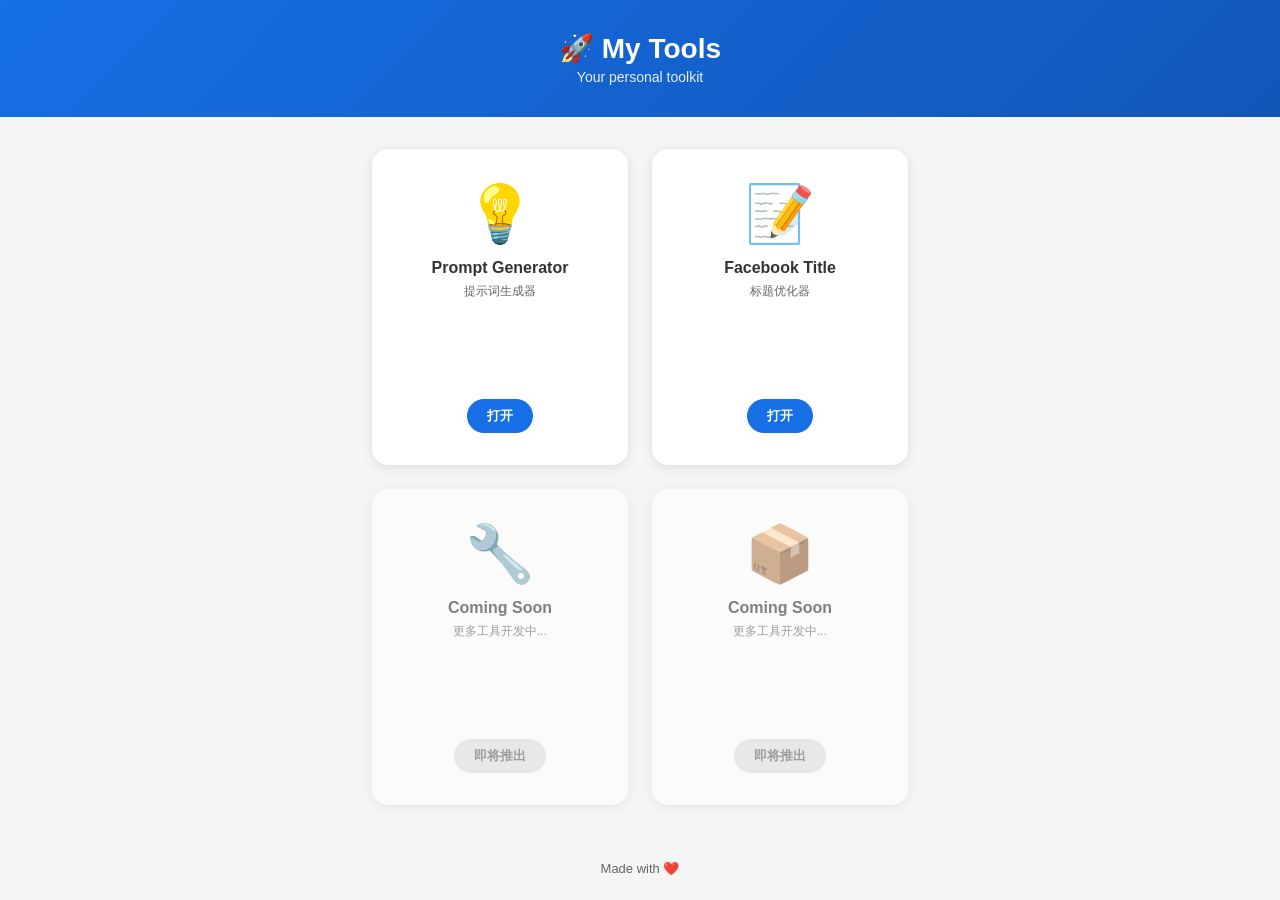
<file: index.html>
<!DOCTYPE html>
<html lang="en">
<head>
    <meta charset="UTF-8">
    <meta name="viewport" content="width=device-width, initial-scale=1.0, maximum-scale=1.0, user-scalable=no">
    <meta name="apple-mobile-web-app-capable" content="yes">
    <meta name="apple-mobile-web-app-status-bar-style" content="black-translucent">
    <meta name="theme-color" content="#166FE5">
    <title>My Tools</title>
    <link rel="manifest" href="manifest.json">
    <link rel="apple-touch-icon" href="icon-192.png">
    <link rel="stylesheet" href="style.css">
</head>
<body>
    <div class="app">
        <!-- Header -->
        <header class="header">
            <h1>🚀 My Tools</h1>
            <p class="subtitle">Your personal toolkit</p>
        </header>

        <!-- Tools Grid -->
        <main class="tools-grid">
            <!-- Prompt Generator -->
            <a href="prompt-generator/index.html" class="tool-card">
                <div class="card-icon">💡</div>
                <h2>Prompt Generator</h2>
                <p>提示词生成器</p>
                <span class="card-btn">打开</span>
            </a>

            <!-- Facebook Title Optimizer -->
            <a href="facebook-title/index.html" class="tool-card">
                <div class="card-icon">📝</div>
                <h2>Facebook Title</h2>
                <p>标题优化器</p>
                <span class="card-btn">打开</span>
            </a>

            <!-- Placeholder -->
            <div class="tool-card disabled">
                <div class="card-icon">🔧</div>
                <h2>Coming Soon</h2>
                <p>更多工具开发中...</p>
                <span class="card-btn disabled">即将推出</span>
            </div>

            <!-- Placeholder -->
            <div class="tool-card disabled">
                <div class="card-icon">📦</div>
                <h2>Coming Soon</h2>
                <p>更多工具开发中...</p>
                <span class="card-btn disabled">即将推出</span>
            </div>
        </main>

        <!-- Footer -->
        <footer class="footer">
            <p>Made with ❤️</p>
        </footer>
    </div>

    <script src="app.js"></script>
</body>
</html>
</file>
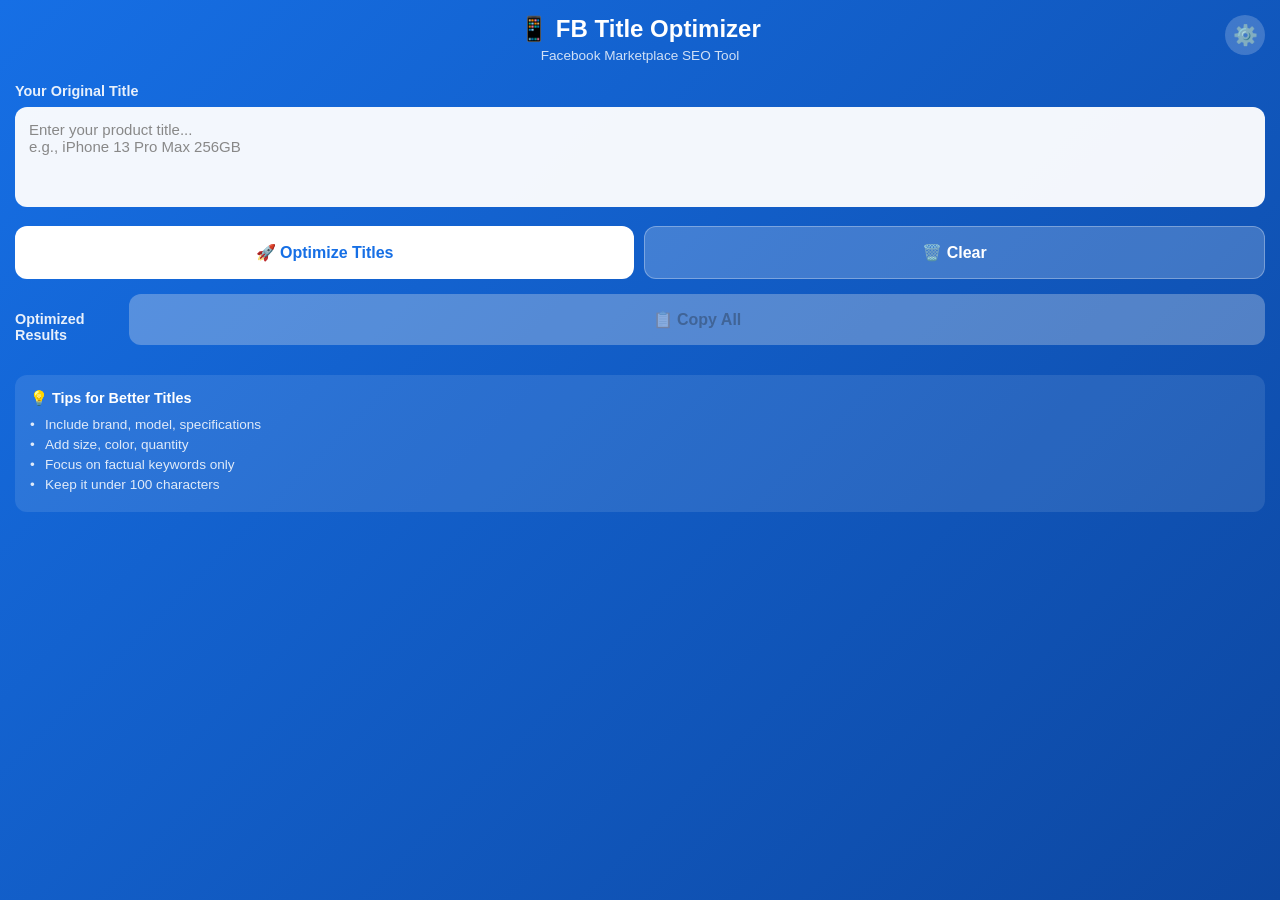
<file: facebook-title/index.html>
<!DOCTYPE html>
<html lang="en">
<head>
    <meta charset="UTF-8">
    <meta name="viewport" content="width=device-width, initial-scale=1.0, maximum-scale=1.0, user-scalable=no">
    <meta name="apple-mobile-web-app-capable" content="yes">
    <meta name="apple-mobile-web-app-status-bar-style" content="black-translucent">
    <meta name="apple-mobile-web-app-title" content="FB Title Optimizer">
    <meta name="theme-color" content="#166FE5">
    <title>Facebook Title Optimizer</title>
    <link rel="manifest" href="manifest.json">
    <link rel="stylesheet" href="style.css">
    <link rel="apple-touch-icon" href="icon.png">
</head>
<body>
    <div class="container">
        <header>
            <h1>📱 FB Title Optimizer</h1>
            <p class="subtitle">Facebook Marketplace SEO Tool</p>
        </header>

        <div class="input-section">
            <h2>Your Original Title</h2>
            <textarea id="originalTitle" placeholder="Enter your product title...&#10;e.g., iPhone 13 Pro Max 256GB"></textarea>
        </div>

        <div class="button-row">
            <button id="optimizeBtn" class="btn btn-primary" onclick="optimizeTitle()">
                🚀 Optimize Titles
            </button>
            <button class="btn btn-secondary" onclick="clearAll()">
                🗑️ Clear
            </button>
        </div>

        <div class="output-section">
            <div class="output-header">
                <h2>Optimized Results</h2>
                <button id="copyBtn" class="btn btn-small" onclick="copyResult()" disabled>
                    📋 Copy All
                </button>
            </div>
            <div id="outputArea" class="output-area"></div>
        </div>

        <div class="tips">
            <h3>💡 Tips for Better Titles</h3>
            <ul>
                <li>Include brand, model, specifications</li>
                <li>Add size, color, quantity</li>
                <li>Focus on factual keywords only</li>
                <li>Keep it under 100 characters</li>
            </ul>
        </div>

        <div id="status" class="status"></div>
    </div>

    <div class="settings-btn" onclick="showSettings()">⚙️</div>

    <div id="settingsModal" class="modal">
        <div class="modal-content">
            <h2>🔑 API Key</h2>
            <p class="modal-hint">Enter your MiniMax API Key</p>
            <input type="password" id="apiKeyInput" placeholder="Enter API Key">
            <div class="modal-buttons">
                <button class="btn btn-success" onclick="saveApiKey()">💾 Save</button>
                <button class="btn btn-primary" onclick="testApi()">🧪 Test</button>
                <button class="btn btn-secondary" onclick="closeSettings()">❌</button>
            </div>
        </div>
    </div>

    <script src="app.js"></script>
</body>
</html>
</file>
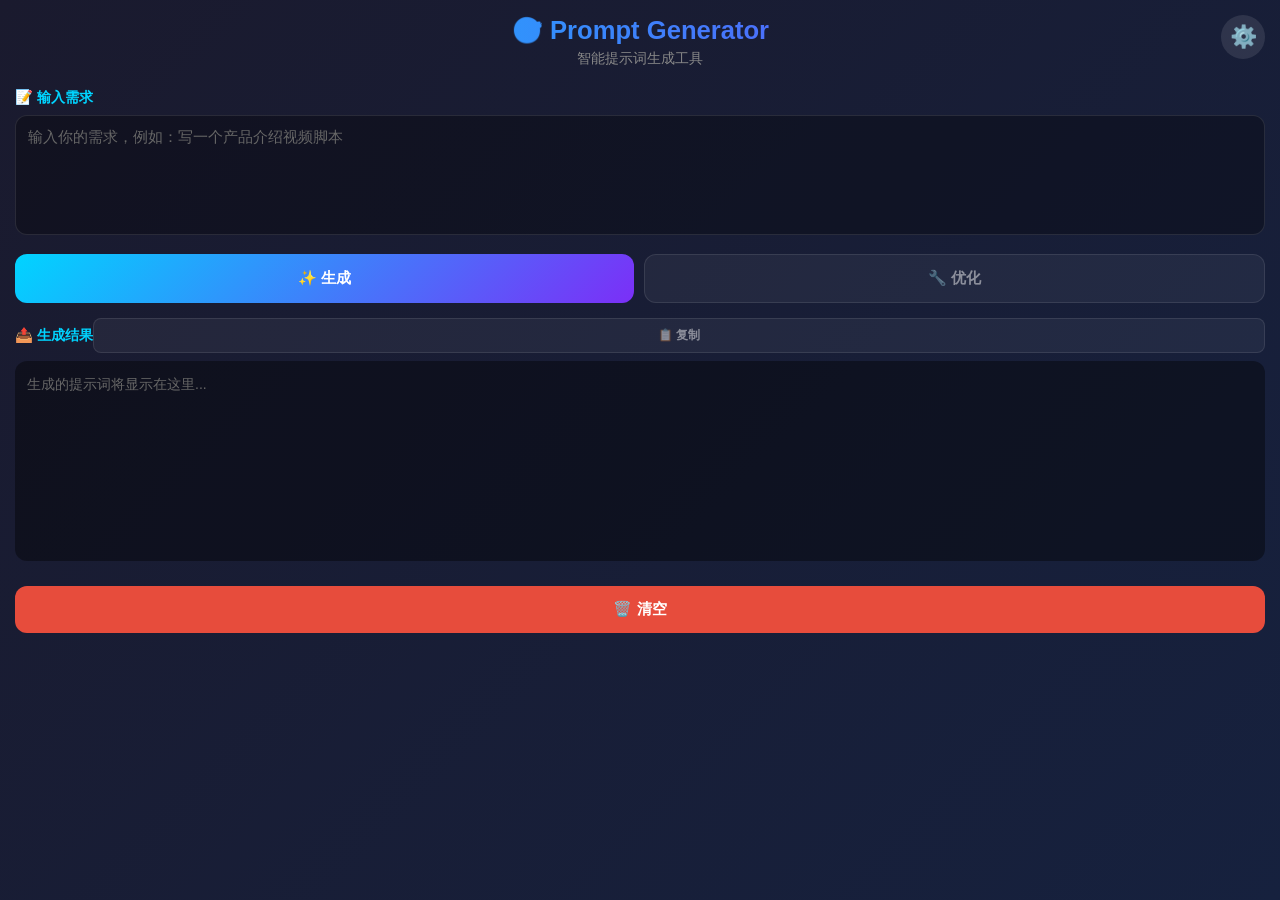
<file: prompt-generator/index.html>
<!DOCTYPE html>
<html lang="zh-CN">
<head>
    <meta charset="UTF-8">
    <meta name="viewport" content="width=device-width, initial-scale=1.0, maximum-scale=1.0, user-scalable=no">
    <meta name="apple-mobile-web-app-capable" content="yes">
    <meta name="apple-mobile-web-app-status-bar-style" content="black-translucent">
    <meta name="apple-mobile-web-app-title" content="Prompt AI">
    <meta name="theme-color" content="#1a1a2e">
    <title>Prompt Generator AI</title>
    <link rel="manifest" href="manifest.json">
    <link rel="stylesheet" href="style.css">
    <link rel="apple-touch-icon" href="icon.png">
</head>
<body>
    <div class="container">
        <header>
            <h1>🎯 Prompt Generator</h1>
            <p class="subtitle">智能提示词生成工具</p>
        </header>

        <div class="input-section">
            <h2>📝 输入需求</h2>
            <textarea id="userInput" placeholder="输入你的需求，例如：写一个产品介绍视频脚本"></textarea>
        </div>

        <div class="button-group">
            <button id="generateBtn" class="btn btn-primary" onclick="generatePrompt()">
                ✨ 生成
            </button>
            <button id="optimizeBtn" class="btn btn-secondary" onclick="optimizePrompt()" disabled>
                🔧 优化
            </button>
        </div>

        <div class="output-section">
            <div class="output-header">
                <h2>📤 生成结果</h2>
                <button id="copyBtn" class="btn btn-small" onclick="copyResult()" disabled>
                    📋 复制
                </button>
            </div>
            <div id="outputArea" class="output-area"></div>
        </div>

        <button class="btn btn-danger btn-clear" onclick="clearAll()">
            🗑️ 清空
        </button>

        <div id="status" class="status"></div>
    </div>

    <div class="settings-btn" onclick="showSettings()">⚙️</div>

    <div id="settingsModal" class="modal">
        <div class="modal-content">
            <h2>🔑 API Key 设置</h2>
            <p class="modal-hint">请输入你的 MiniMax API Key</p>
            <input type="password" id="apiKeyInput" placeholder="输入 API Key">
            <div class="modal-buttons">
                <button class="btn btn-success" onclick="saveApiKey()">💾 保存</button>
                <button class="btn btn-primary" onclick="testApi()">🧪 测试</button>
                <button class="btn btn-secondary" onclick="closeSettings()">❌</button>
            </div>
        </div>
    </div>

    <script src="app.js"></script>
</body>
</html>
</file>
<file: style.css>
/* Reset & Base */
* {
    margin: 0;
    padding: 0;
    box-sizing: border-box;
    -webkit-tap-highlight-color: transparent;
}

:root {
    --primary: #166FE5;
    --primary-dark: #1256B8;
    --bg: #F5F5F5;
    --card-bg: #FFFFFF;
    --text: #333333;
    --text-light: #666666;
    --border: #E0E0E0;
    --shadow: 0 2px 12px rgba(0,0,0,0.1);
}

body {
    font-family: -apple-system, BlinkMacSystemFont, 'Segoe UI', Roboto, Oxygen, Ubuntu, sans-serif;
    background: var(--bg);
    color: var(--text);
    min-height: 100vh;
}

/* App Container */
.app {
    min-height: 100vh;
    display: flex;
    flex-direction: column;
}

/* Header */
.header {
    background: linear-gradient(135deg, var(--primary), var(--primary-dark));
    color: white;
    padding: 32px 20px;
    text-align: center;
}

.header h1 {
    font-size: 28px;
    font-weight: 700;
    margin-bottom: 4px;
}

.subtitle {
    font-size: 14px;
    opacity: 0.9;
}

/* Tools Grid */
.tools-grid {
    flex: 1;
    display: grid;
    grid-template-columns: repeat(2, 1fr);
    gap: 16px;
    padding: 20px;
    max-width: 600px;
    margin: 0 auto;
    width: 100%;
}

/* Tool Card */
.tool-card {
    background: var(--card-bg);
    border-radius: 16px;
    padding: 24px 16px;
    text-align: center;
    text-decoration: none;
    color: var(--text);
    box-shadow: var(--shadow);
    transition: all 0.2s;
    display: flex;
    flex-direction: column;
    align-items: center;
}

.tool-card:active {
    transform: scale(0.98);
    box-shadow: 0 1px 6px rgba(0,0,0,0.15);
}

.tool-card.disabled {
    opacity: 0.6;
    pointer-events: none;
}

.card-icon {
    font-size: 48px;
    margin-bottom: 12px;
}

.tool-card h2 {
    font-size: 16px;
    font-weight: 600;
    margin-bottom: 6px;
}

.tool-card p {
    font-size: 12px;
    color: var(--text-light);
    margin-bottom: 16px;
    flex: 1;
}

.card-btn {
    display: inline-block;
    padding: 8px 20px;
    background: var(--primary);
    color: white;
    border-radius: 20px;
    font-size: 13px;
    font-weight: 600;
}

.card-btn.disabled {
    background: var(--border);
    color: var(--text-light);
}

/* Footer */
.footer {
    text-align: center;
    padding: 24px;
    color: var(--text-light);
    font-size: 13px;
}

/* Responsive */
@media (min-width: 480px) {
    .tools-grid {
        gap: 24px;
        padding: 32px;
    }
    
    .tool-card {
        padding: 32px 20px;
    }
    
    .card-icon {
        font-size: 56px;
    }
}
</file>
<file: facebook-title/style.css>
* {
    margin: 0;
    padding: 0;
    box-sizing: border-box;
}

body {
    font-family: -apple-system, BlinkMacSystemFont, 'Segoe UI', Roboto, sans-serif;
    background: linear-gradient(135deg, #166FE5 0%, #0d47a1 100%);
    min-height: 100vh;
    color: #fff;
    padding: 15px;
    padding-bottom: 30px;
}

.container {
    max-width: 100%;
    margin: 0 auto;
}

header {
    text-align: center;
    margin-bottom: 20px;
}

header h1 {
    font-size: 1.5em;
    margin-bottom: 5px;
}

.subtitle {
    color: rgba(255, 255, 255, 0.8);
    font-size: 0.85em;
}

.input-section {
    margin-bottom: 15px;
}

.input-section h2 {
    font-size: 0.9em;
    margin-bottom: 8px;
    opacity: 0.9;
}

textarea {
    width: 100%;
    min-height: 100px;
    background: rgba(255, 255, 255, 0.95);
    border: none;
    border-radius: 12px;
    padding: 14px;
    color: #333;
    font-size: 15px;
    resize: none;
    font-family: inherit;
}

textarea:focus {
    outline: none;
}

textarea::placeholder {
    color: #888;
}

.btn {
    width: 100%;
    padding: 16px;
    border: none;
    border-radius: 12px;
    font-size: 16px;
    font-weight: 600;
    cursor: pointer;
    transition: all 0.3s;
    margin-bottom: 15px;
}

.btn-primary {
    background: #fff;
    color: #166FE5;
}

.btn-primary:hover:not(:disabled) {
    background: #f0f0f0;
    transform: translateY(-2px);
}

.btn-primary:disabled {
    background: #ccc;
    color: #888;
    cursor: not-allowed;
}

.btn-secondary {
    background: rgba(255, 255, 255, 0.2);
    color: #fff;
    border: 1px solid rgba(255, 255, 255, 0.3);
}

.btn-secondary:hover {
    background: rgba(255, 255, 255, 0.3);
}

.button-row {
    display: flex;
    gap: 10px;
    margin-bottom: 15px;
}

.button-row .btn {
    flex: 1;
    margin-bottom: 0;
}

.output-section {
    margin-bottom: 15px;
}

.output-header {
    display: flex;
    justify-content: space-between;
    align-items: center;
    margin-bottom: 8px;
}

.output-header h2 {
    font-size: 0.9em;
    opacity: 0.9;
}

/* 结果容器 */
.results-container {
    display: flex;
    flex-direction: column;
    gap: 12px;
}

.section-title {
    font-size: 0.85em;
    font-weight: 700;
    color: rgba(255, 255, 255, 0.9);
    padding: 8px 0;
    border-bottom: 1px solid rgba(255, 255, 255, 0.2);
}

/* 标题列表 */
.titles-list {
    display: flex;
    flex-direction: column;
    gap: 10px;
}

.title-item {
    background: rgba(255, 255, 255, 0.95);
    border-radius: 12px;
    overflow: hidden;
}

.title-item.top {
    border: 2px solid #FFD700;
}

.title-item.recommended {
    border: 2px solid #28a745;
}

.title-item.alternative {
    border: 2px solid #6c757d;
}

.title-header {
    padding: 8px 12px;
    background: rgba(0, 0, 0, 0.05);
}

.tier-badge {
    font-size: 11px;
    font-weight: 700;
    color: #fff;
    padding: 4px 10px;
    border-radius: 20px;
}

.title-content {
    padding: 12px;
    color: #333;
    font-size: 14px;
    line-height: 1.5;
}

.title-buttons {
    display: flex;
    border-top: 1px solid #eee;
}

.title-buttons button {
    flex: 1;
    padding: 12px;
    border: none;
    font-size: 14px;
    font-weight: 600;
    cursor: pointer;
    transition: all 0.2s;
}

.btn-copy {
    background: #fff;
    color: #166FE5;
}

.btn-copy:hover {
    background: #f0f0f0;
}

.btn-use {
    background: #166FE5;
    color: #fff;
}

.btn-use:hover {
    background: #0d47a1;
}

/* 分析和说明 */
.analysis-box,
.notes-box {
    background: rgba(255, 255, 255, 0.95);
    border-radius: 12px;
    padding: 14px;
    color: #333;
    font-size: 13px;
}

.keyword-list {
    list-style: none;
}

.keyword-list li {
    padding: 4px 0;
    line-height: 1.4;
}

.notes-box p {
    padding: 4px 0;
    line-height: 1.5;
}

.tips {
    background: rgba(255, 255, 255, 0.1);
    border-radius: 12px;
    padding: 15px;
}

.tips h3 {
    font-size: 0.9em;
    margin-bottom: 10px;
}

.tips ul {
    list-style: none;
    font-size: 0.85em;
    opacity: 0.85;
}

.tips li {
    margin-bottom: 5px;
    padding-left: 15px;
    position: relative;
}

.tips li::before {
    content: "•";
    position: absolute;
    left: 0;
}

.status {
    position: fixed;
    bottom: 15px;
    left: 50%;
    transform: translateX(-50%);
    padding: 12px 20px;
    border-radius: 8px;
    font-size: 14px;
    display: none;
    z-index: 100;
}

.status.loading {
    display: block;
    background: rgba(255, 255, 255, 0.2);
    color: #fff;
}

.status.error {
    display: block;
    background: rgba(220, 53, 69, 0.9);
    color: #fff;
}

.status.success {
    display: block;
    background: rgba(40, 167, 69, 0.9);
    color: #fff;
}

.settings-btn {
    position: fixed;
    top: 15px;
    right: 15px;
    width: 40px;
    height: 40px;
    background: rgba(255, 255, 255, 0.2);
    border-radius: 50%;
    display: flex;
    align-items: center;
    justify-content: center;
    font-size: 20px;
    cursor: pointer;
    transition: all 0.3s;
    z-index: 50;
}

.settings-btn:hover {
    background: rgba(255, 255, 255, 0.3);
}

.modal {
    display: none;
    position: fixed;
    top: 0;
    left: 0;
    width: 100%;
    height: 100%;
    background: rgba(0, 0, 0, 0.7);
    z-index: 1000;
    justify-content: center;
    align-items: center;
    padding: 20px;
}

.modal.show {
    display: flex;
}

.modal-content {
    background: #fff;
    padding: 25px;
    border-radius: 16px;
    width: 100%;
    max-width: 400px;
}

.modal-content h2 {
    color: #166FE5;
    margin-bottom: 5px;
    text-align: center;
}

.modal-hint {
    color: #666;
    font-size: 13px;
    text-align: center;
    margin-bottom: 15px;
}

.modal-content input {
    width: 100%;
    padding: 14px;
    background: #f5f5f5;
    border: 1px solid #ddd;
    border-radius: 10px;
    color: #333;
    font-size: 15px;
    margin-bottom: 15px;
}

.modal-content input:focus {
    outline: none;
    border-color: #166FE5;
}

.modal-content input::placeholder {
    color: #999;
}

.modal-buttons {
    display: flex;
    gap: 10px;
}

.modal-buttons .btn {
    flex: 1;
    padding: 12px;
    margin-bottom: 0;
}
</file>
<file: prompt-generator/style.css>
* {
    margin: 0;
    padding: 0;
    box-sizing: border-box;
}

body {
    font-family: -apple-system, BlinkMacSystemFont, 'Segoe UI', 'Microsoft YaHei', sans-serif;
    background: linear-gradient(135deg, #1a1a2e 0%, #16213e 100%);
    min-height: 100vh;
    color: #fff;
    padding: 15px;
    padding-bottom: 80px;
}

.container {
    max-width: 100%;
    margin: 0 auto;
}

header {
    text-align: center;
    margin-bottom: 20px;
}

header h1 {
    font-size: 1.6em;
    background: linear-gradient(90deg, #00d4ff, #7b2ff7);
    -webkit-background-clip: text;
    -webkit-text-fill-color: transparent;
    background-clip: text;
}

.subtitle {
    color: #888;
    font-size: 0.85em;
    margin-top: 5px;
}

.input-section {
    margin-bottom: 15px;
}

.input-section h2 {
    font-size: 0.9em;
    color: #00d4ff;
    margin-bottom: 8px;
}

textarea {
    width: 100%;
    min-height: 120px;
    background: rgba(0, 0, 0, 0.3);
    border: 1px solid rgba(255, 255, 255, 0.1);
    border-radius: 12px;
    padding: 12px;
    color: #fff;
    font-size: 15px;
    resize: none;
    font-family: inherit;
}

textarea:focus {
    outline: none;
    border-color: #00d4ff;
}

textarea::placeholder {
    color: #666;
}

.button-group {
    display: flex;
    gap: 10px;
    margin-bottom: 15px;
}

.btn {
    flex: 1;
    padding: 14px 16px;
    border: none;
    border-radius: 12px;
    font-size: 15px;
    font-weight: 600;
    cursor: pointer;
    transition: all 0.3s;
}

.btn-primary {
    background: linear-gradient(135deg, #00d4ff 0%, #7b2ff7 100%);
    color: #fff;
}

.btn-primary:hover:not(:disabled) {
    transform: translateY(-2px);
    box-shadow: 0 5px 15px rgba(0, 212, 255, 0.4);
}

.btn-secondary {
    background: rgba(255, 255, 255, 0.1);
    color: #fff;
    border: 1px solid rgba(255, 255, 255, 0.2);
}

.btn-success {
    background: #27ae60;
    color: #fff;
}

.btn-danger {
    background: #e74c3c;
    color: #fff;
}

.btn-small {
    padding: 8px 12px;
    font-size: 12px;
    background: rgba(255, 255, 255, 0.1);
    color: #fff;
    border: 1px solid rgba(255, 255, 255, 0.2);
    border-radius: 8px;
}

.btn-clear {
    width: 100%;
    margin-top: 10px;
}

.btn:disabled {
    opacity: 0.5;
    cursor: not-allowed;
}

.output-section {
    margin-bottom: 15px;
}

.output-header {
    display: flex;
    justify-content: space-between;
    align-items: center;
    margin-bottom: 8px;
}

.output-header h2 {
    font-size: 0.9em;
    color: #00d4ff;
}

.output-area {
    min-height: 200px;
    background: rgba(0, 0, 0, 0.4);
    border-radius: 12px;
    padding: 12px;
    font-size: 14px;
    line-height: 1.6;
    white-space: pre-wrap;
    word-break: break-word;
    overflow-y: auto;
    max-height: 300px;
}

.output-area:empty::before {
    content: '生成的提示词将显示在这里...';
    color: #666;
}

.status {
    position: fixed;
    bottom: 20px;
    left: 50%;
    transform: translateX(-50%);
    padding: 12px 24px;
    border-radius: 8px;
    font-size: 14px;
    display: none;
    z-index: 100;
}

.status.loading {
    display: block;
    background: rgba(0, 212, 255, 0.2);
    color: #00d4ff;
    border: 1px solid rgba(0, 212, 255, 0.3);
}

.status.error {
    display: block;
    background: rgba(255, 0, 0, 0.2);
    color: #ff6b6b;
    border: 1px solid rgba(255, 0, 0, 0.3);
}

.status.success {
    display: block;
    background: rgba(0, 255, 136, 0.2);
    color: #00ff88;
    border: 1px solid rgba(0, 255, 136, 0.3);
}

.settings-btn {
    position: fixed;
    top: 15px;
    right: 15px;
    width: 44px;
    height: 44px;
    background: rgba(255, 255, 255, 0.1);
    border-radius: 50%;
    display: flex;
    align-items: center;
    justify-content: center;
    font-size: 22px;
    cursor: pointer;
    transition: all 0.3s;
    z-index: 50;
}

.settings-btn:hover {
    background: rgba(255, 255, 255, 0.2);
}

.modal {
    display: none;
    position: fixed;
    top: 0;
    left: 0;
    width: 100%;
    height: 100%;
    background: rgba(0, 0, 0, 0.9);
    z-index: 1000;
    justify-content: center;
    align-items: center;
    padding: 20px;
}

.modal.show {
    display: flex;
}

.modal-content {
    background: #2b2b2b;
    padding: 25px;
    border-radius: 16px;
    width: 100%;
    max-width: 400px;
}

.modal-content h2 {
    margin-bottom: 5px;
    text-align: center;
}

.modal-hint {
    color: #888;
    font-size: 13px;
    text-align: center;
    margin-bottom: 15px;
}

.modal-content input {
    width: 100%;
    padding: 14px;
    background: rgba(0, 0, 0, 0.3);
    border: 1px solid rgba(255, 255, 255, 0.2);
    border-radius: 10px;
    color: #fff;
    font-size: 15px;
    margin-bottom: 15px;
}

.modal-content input:focus {
    outline: none;
    border-color: #00d4ff;
}

.modal-content input::placeholder {
    color: #666;
}

.modal-buttons {
    display: flex;
    gap: 10px;
}

.modal-buttons .btn {
    flex: 1;
    padding: 12px;
}
</file>
